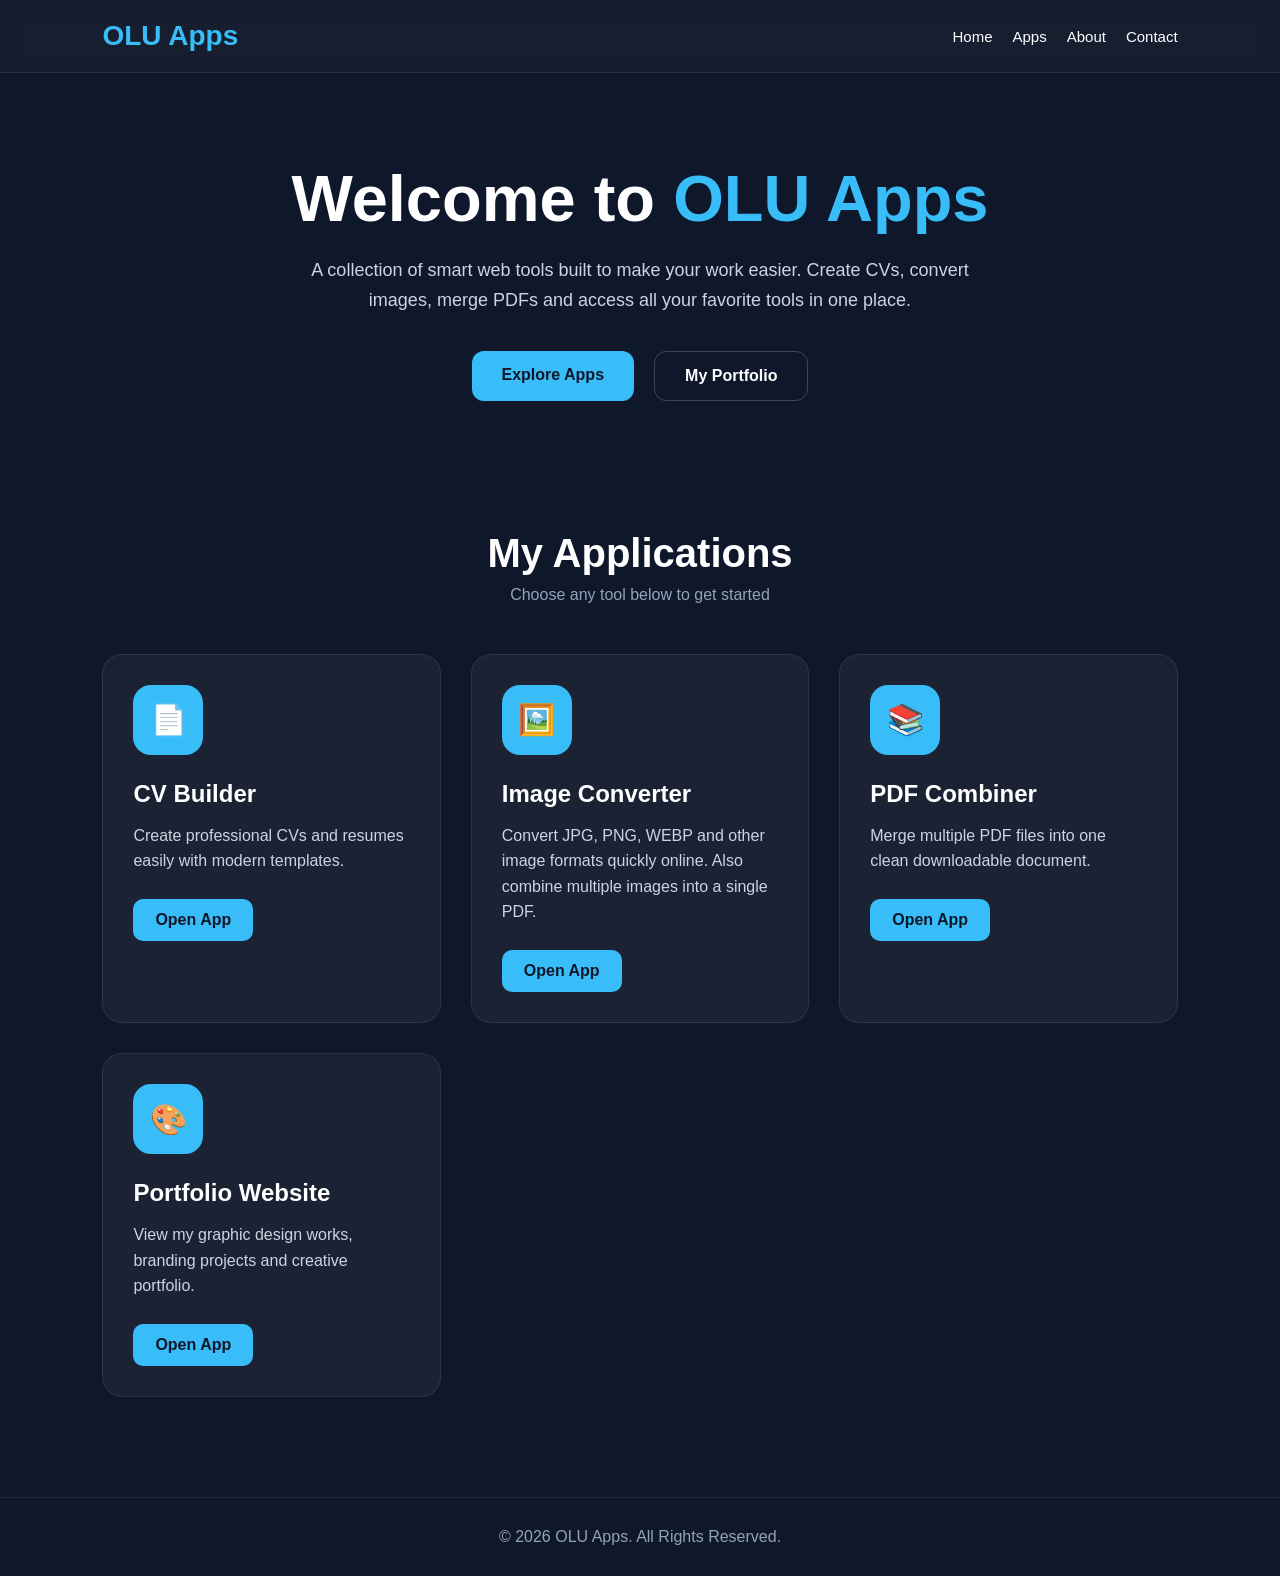
<file: index.html>
<!DOCTYPE html>
<html lang="en">
<head>
  <meta charset="UTF-8" />
  <meta name="viewport" content="width=device-width, initial-scale=1.0"/>
  <title>OLU Apps</title>

  <link rel="preconnect" href="https://fonts.googleapis.com">
  <link rel="preconnect" href="https://fonts.gstatic.com" crossorigin>

  <style>
    *{
      margin:0;
      padding:0;
      box-sizing:border-box;
    }

    body{
      font-family: Arial, Helvetica, sans-serif;
      background:#0f172a;
      color:white;
      min-height:100vh;
    }

    a{
      text-decoration:none;
    }

    /* ================= NAVBAR ================= */

    .navbar{
      width:100%;
      padding:20px 8%;
      display:flex;
      justify-content:space-between;
      align-items:center;
      background:rgba(255,255,255,0.03);
      backdrop-filter:blur(10px);
      position:sticky;
      top:0;
      z-index:1000;
      border-bottom:1px solid rgba(255,255,255,0.08);
    }

    .logo{
      font-size:28px;
      font-weight:bold;
      color:#38bdf8;
    }

    .nav-links{
      display:flex;
      gap:20px;
    }

    .nav-links a{
      color:white;
      transition:0.3s;
      font-size:15px;
    }

    .nav-links a:hover{
      color:#38bdf8;
    }

    /* ================= HERO ================= */

    .hero{
      padding:90px 8%;
      text-align:center;
    }

    .hero h1{
      font-size:65px;
      margin-bottom:20px;
      line-height:1.1;
    }

    .hero span{
      color:#38bdf8;
    }

    .hero p{
      max-width:700px;
      margin:auto;
      color:#cbd5e1;
      font-size:18px;
      line-height:1.7;
    }

    .hero-btns{
      margin-top:35px;
      display:flex;
      justify-content:center;
      gap:20px;
      flex-wrap:wrap;
    }

    .btn{
      padding:15px 30px;
      border-radius:12px;
      font-weight:bold;
      transition:0.3s;
    }

    .btn-primary{
      background:#38bdf8;
      color:#0f172a;
    }

    .btn-primary:hover{
      transform:translateY(-3px);
    }

    .btn-secondary{
      border:1px solid rgba(255,255,255,0.2);
      color:white;
    }

    .btn-secondary:hover{
      background:rgba(255,255,255,0.08);
    }

    /* ================= APPS SECTION ================= */

    .apps{
      padding:40px 8% 100px;
    }

    .section-title{
      text-align:center;
      margin-bottom:50px;
    }

    .section-title h2{
      font-size:40px;
      margin-bottom:10px;
    }

    .section-title p{
      color:#94a3b8;
    }

    .apps-grid{
      display:grid;
      grid-template-columns:repeat(auto-fit,minmax(260px,1fr));
      gap:30px;
    }

    .app-card{
      background:rgba(255,255,255,0.05);
      border:1px solid rgba(255,255,255,0.08);
      border-radius:20px;
      padding:30px;
      transition:0.3s;
      backdrop-filter:blur(10px);
    }

    .app-card:hover{
      transform:translateY(-8px);
      border-color:#38bdf8;
    }

    .app-icon{
      width:70px;
      height:70px;
      border-radius:18px;
      background:#38bdf8;
      display:flex;
      align-items:center;
      justify-content:center;
      font-size:30px;
      margin-bottom:25px;
    }

    .app-card h3{
      font-size:24px;
      margin-bottom:15px;
    }

    .app-card p{
      color:#cbd5e1;
      line-height:1.6;
      margin-bottom:25px;
    }

    .open-btn{
      display:inline-block;
      padding:12px 22px;
      border-radius:10px;
      background:#38bdf8;
      color:#0f172a;
      font-weight:bold;
      transition:0.3s;
    }

    .open-btn:hover{
      opacity:0.85;
    }

    /* ================= FOOTER ================= */

    footer{
      padding:30px 8%;
      text-align:center;
      border-top:1px solid rgba(255,255,255,0.08);
      color:#94a3b8;
    }

    /* ================= RESPONSIVE ================= */

    @media(max-width:768px){

      .hero h1{
        font-size:45px;
      }

      .nav-links{
        display:none;
      }

      .hero p{
        font-size:16px;
      }
    }

    /* ================= MOBILE RESPONSIVE ================= */

@media screen and (max-width: 768px){

  /* NAVBAR */

  .navbar{
    padding:18px 5%;
    flex-direction:column;
    gap:15px;
    text-align:center;
  }

  .logo{
    font-size:24px;
  }

  .nav-links{
    display:flex;
    flex-wrap:wrap;
    justify-content:center;
    gap:15px;
  }

  .nav-links a{
    font-size:14px;
  }

  /* HERO */

  .hero{
    padding:70px 5%;
  }

  .hero h1{
    font-size:40px;
    line-height:1.2;
  }

  .hero p{
    font-size:16px;
    line-height:1.7;
  }

  .hero-btns{
    flex-direction:column;
    align-items:center;
  }

  .btn{
    width:100%;
    max-width:280px;
    text-align:center;
  }

  /* SECTION */

  .apps{
    padding:30px 5% 80px;
  }

  .section-title h2{
    font-size:30px;
  }

  .section-title p{
    font-size:15px;
  }

  /* APP GRID */

  .apps-grid{
    grid-template-columns:1fr;
    gap:20px;
  }

  .app-card{
    padding:25px;
  }

  .app-icon{
    width:60px;
    height:60px;
    font-size:26px;
  }

  .app-card h3{
    font-size:22px;
  }

  .app-card p{
    font-size:15px;
  }

  .open-btn{
    width:100%;
    text-align:center;
  }

  /* FOOTER */

  footer{
    padding:25px 5%;
    font-size:14px;
  }

}


/* ================= EXTRA SMALL DEVICES ================= */

@media screen and (max-width: 480px){

  .hero h1{
    font-size:32px;
  }

  .hero p{
    font-size:15px;
  }

  .section-title h2{
    font-size:26px;
  }

  .app-card{
    border-radius:16px;
  }

}

  </style>
</head>
<body>

  <!-- ================= NAVBAR ================= -->

  <nav class="navbar">
    <div class="logo">OLU Apps</div>

    <div class="nav-links">
      <a href="#">Home</a>
      <a href="#apps">Apps</a>
      <a href="#">About</a>
      <a href="#">Contact</a>
    </div>
  </nav>

  <!-- ================= HERO ================= -->

  <section class="hero">

    <h1>Welcome to <span>OLU Apps</span></h1>

    <p>
      A collection of smart web tools built to make your work easier.
      Create CVs, convert images, merge PDFs and access all your favorite tools in one place.
    </p>

    <div class="hero-btns">
      <a href="#apps" class="btn btn-primary">Explore Apps</a>
      <a href="Portfolio/index.html" class="btn btn-secondary">My Portfolio</a>
    </div>

  </section>

  <!-- ================= APPS SECTION ================= -->

  <section class="apps" id="apps">

    <div class="section-title">
      <h2>My Applications</h2>
      <p>Choose any tool below to get started</p>
    </div>

    <div class="apps-grid">

      <!-- APP 1 -->

      <div class="app-card">

        <div class="app-icon">📄</div>

        <h3>CV Builder</h3>

        <p>
          Create professional CVs and resumes easily with modern templates.
        </p>

        <a href="cv-builder/index.html" class="open-btn">
          Open App
        </a>

      </div>

      <!-- APP 2 -->

      <div class="app-card">

        <div class="app-icon">🖼️</div>

        <h3>Image Converter</h3>

        <p>
          Convert JPG, PNG, WEBP and other image formats quickly online.
          Also combine multiple images into a single PDF.
        </p>

        <a href="image-converter/index.html" class="open-btn">
          Open App
        </a>

      </div>

      <!-- APP 3 -->

      <div class="app-card">

        <div class="app-icon">📚</div>

        <h3>PDF Combiner</h3>

        <p>
          Merge multiple PDF files into one clean downloadable document.
        </p>

        <a href="pdf-combiner/index.html" class="open-btn">
          Open App
        </a>

      </div>

      <!-- APP 4 -->

      <div class="app-card">

        <div class="app-icon">🎨</div>

        <h3>Portfolio Website</h3>

        <p>
          View my graphic design works, branding projects and creative portfolio.
        </p>

        <a href="Portfolio/index.html" class="open-btn">
          Open App
        </a>

      </div>

    </div>

  </section>

  <!-- ================= FOOTER ================= -->

  <footer>
    © 2026 OLU Apps. All Rights Reserved.
  </footer>

</body>
</html>
</file>
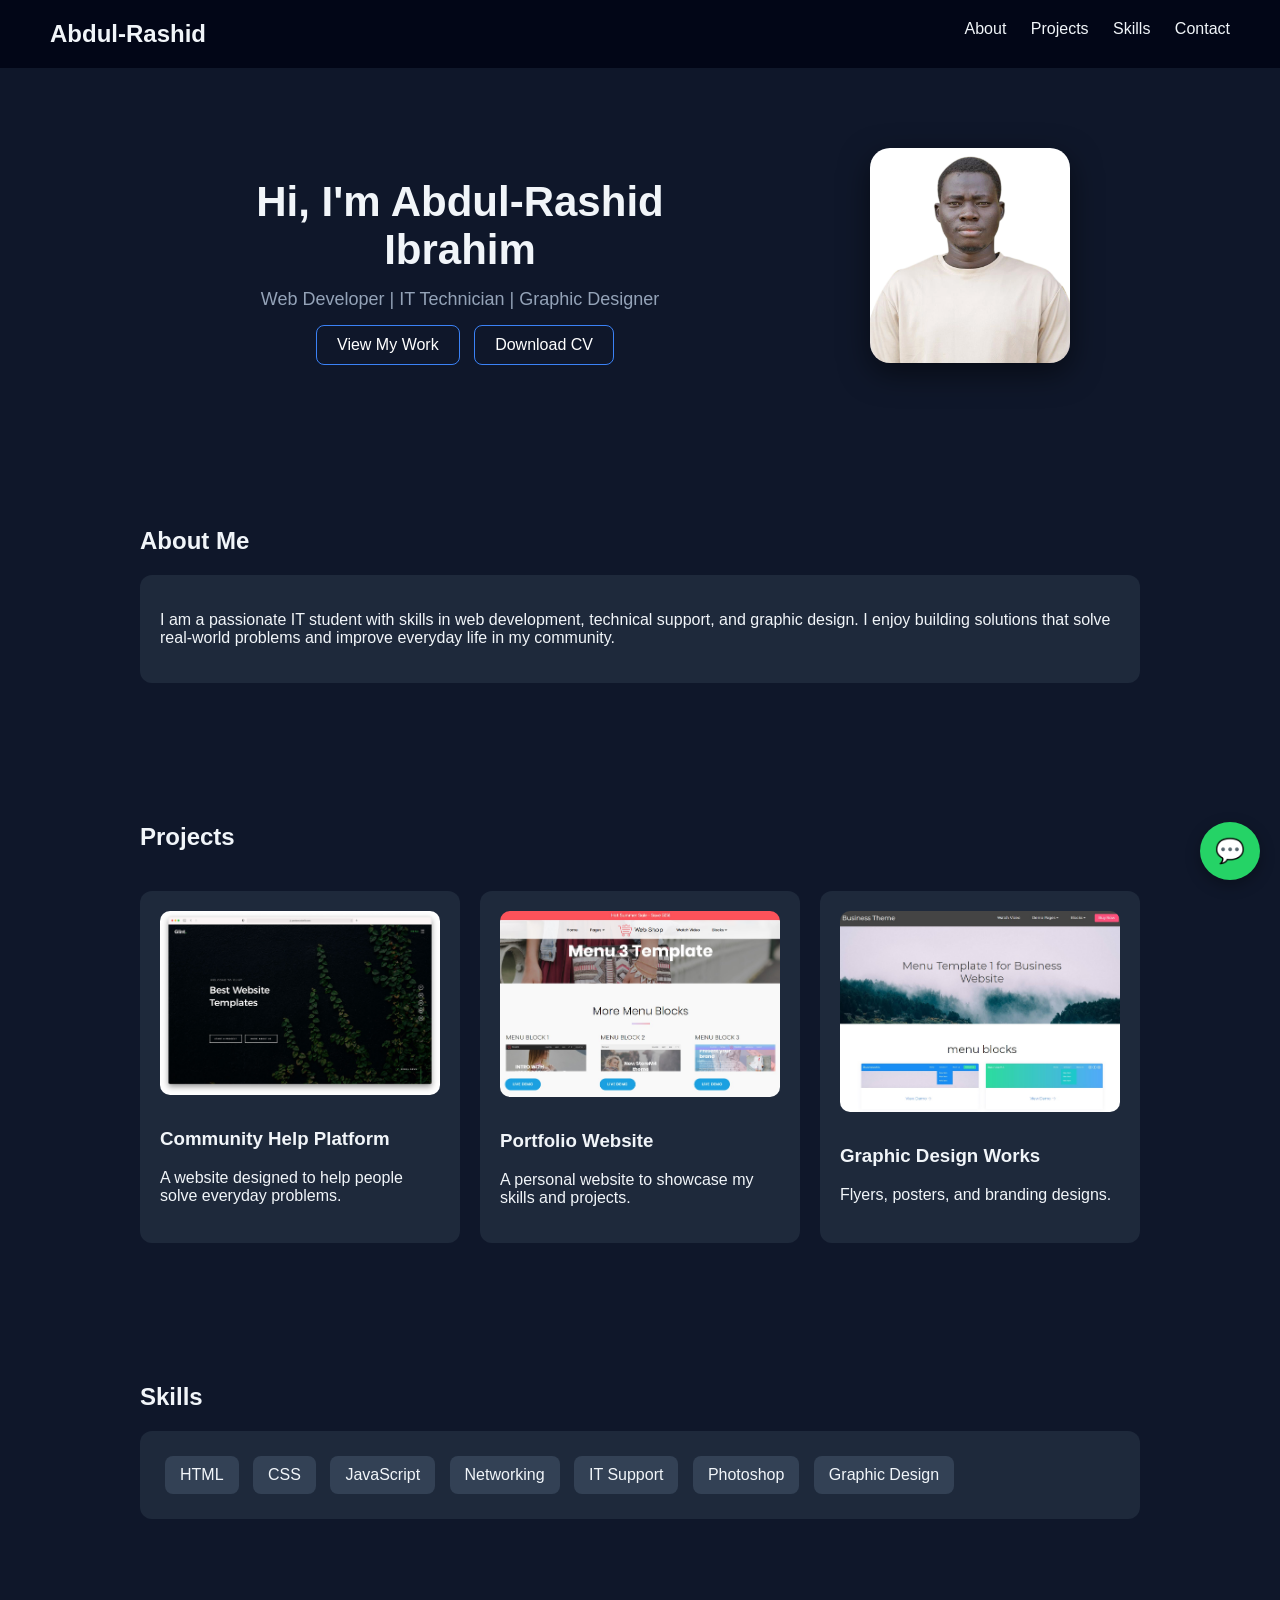
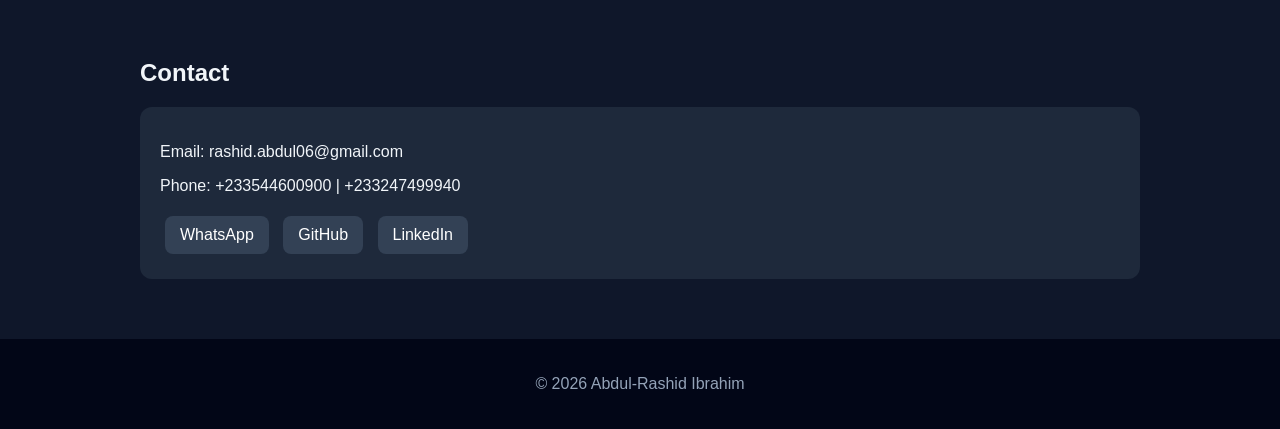
<file: Portfolio/index.html>
<!DOCTYPE html>
<html lang="en">
<head>
<meta charset="UTF-8">
<meta name="viewport" content="width=device-width, initial-scale=1.0">
<title>Abdul-Rashid Ibrahim | Portfolio</title>

<style>
body {
  margin: 0;
  font-family: 'Segoe UI', sans-serif;
  background: #0f172a;
  color: #f1f5f9;
}

/* NAVBAR */
nav {
  display: flex;
  justify-content: space-between;
  padding: 20px 50px;
  background: #020617;
  position: sticky;
  top: 0;
}

nav h2 {
  margin: 0;
}

nav a:hover{
    background-color: #3b82f6;
    border-radius: 10px;
    padding: 10px 10px;
    color: #020617;
}

nav a {
  position: relative;
  transition: 0.3s;
  color: #f1f5f9;
  margin-left: 20px;
  text-decoration: none;
}

nav a::after {
  content: "";
  position: absolute;
  width: 0%;
  height: 2px;
  background: #3b82f6;
  left: 0;
  bottom: -5px;
  transition: 0.3s;
}

nav a:hover::after {
  width: 100%;
}
/* HERO */
header {
  text-align: center;
  padding: 80px 20px;
}

header h1 {
  font-size: 42px;
  margin-bottom: 10px;
}

header p {
  color: #94a3b8;
  font-size: 18px;
}

/* SECTIONS */
section {
  max-width: 1000px;
  margin: auto;
  padding: 60px 20px;
}

h2 {
  margin-bottom: 20px;
}

/* CARDS */
.card {
  background: #1e293b;
  padding: 20px;
  border-radius: 12px;
  margin-top: 20px;
}

/* PROJECT GRID */
.projects {
  display: grid;
  grid-template-columns: repeat(auto-fit, minmax(250px, 1fr));
  gap: 20px;
}

/* SKILLS */
.skills span {
  display: inline-block;
  background: #334155;
  padding: 10px 15px;
  margin: 5px;
  border-radius: 8px;
}

.hero {
  display: flex;
  align-items: center;
  justify-content: space-evenly;
  padding: 80px 50px;
  flex-wrap: wrap;
}

.hero-text {
  max-width: 500px;
}

.hero-text h1 {
  font-size: 42px;
}

.hero-text p {
  color: #94a3b8;
  margin: 15px 0;
}

/* BUTTON HOVER */
.btn {
  display: inline-block;
  padding: 10px 20px;
  background: #3b82f6;
  color: white;
  border-radius: 8px;
  text-decoration: none;
  transition: 0.3s;
  background: transparent;
  border: 1px solid #3b82f6;
  margin-left: 10px;
  transition: all 0.3s ease;
}

.btn:hover {
  background: #2563eb;
  transform: translateY(-3px);
  transform: scale(1.05);
}

.cv-btn {
  background: transparent;
  border: 1px solid #3b82f6;
  margin-left: 10px;
}

.cv-btn:hover {
  background: #3b82f6;
} 

.hero-image img {
  width: 250px;
  border-radius: 20px;
  box-shadow: 0 10px 30px rgba(0,0,0,0.5);
}

.skills span {
  transition: 0.3s;
}

.skills span:hover {
  background: #3b82f6;
  transform: scale(1.05);
}

/* CARD SECTION STYLE */
.card:hover {
  transform: translateY(-8px);
  box-shadow: 0 15px 30px rgba(0,0,0,0.4);
}

.card img {
  width: 100%;
  border-radius: 10px;
  margin-bottom: 10px;
}

.card {
  transition: transform 0.3s ease;
   transition: 0.3s;
}

/* IMAGE HOVER */
.hero-image img {
  transition: 0.4s;
  transition: transform 0.4s ease;
}

.hero-image img:hover {
  transform: scale(1.05);
}

/* MOBILE RESPONSIVENESS */
@media (max-width: 768px) {

  /* NAVBAR */
  nav {
    flex-direction: column;
    align-items: center;
    padding: 15px;
  }

  nav div {
    margin-top: 10px;
  }

  nav a {
    display: inline-block;
    margin: 5px 10px;
  }

  /* HERO */
  .hero {
    flex-direction: column;
    text-align: center;
    padding: 50px 20px;
  }

  .hero-text h1 {
    font-size: 28px;
  }

  .hero-image img {
    width: 180px;
    margin-top: 20px;
  }

  /* BUTTONS */
  .btn {
    display: block;
    margin: 10px auto;
    width: 80%;
    text-align: center;
  }

  /* SECTIONS */
  section {
    padding: 40px 15px;
  }

  /* PROJECT GRID */
  .projects {
    grid-template-columns: 1fr;
  }

}

.socials {
  margin-top: 15px;
}

.socials a {
  display: inline-block;
  margin: 5px;
  padding: 10px 15px;
  background: #334155;
  color: white;
  border-radius: 8px;
  text-decoration: none;
  transition: 0.3s;
}

.socials a:hover {
  background: #3b82f6;
}

.whatsapp-float {
  position: fixed;
  bottom: 20px;
  right: 20px;
  background: #25D366;
  color: white;
  font-size: 24px;
  padding: 15px;
  border-radius: 50%;
  text-decoration: none;
  box-shadow: 0 5px 15px rgba(0,0,0,0.3);
}

.whatsapp-float:hover {
  transform: scale(1.1);
}

/* FOOTER */
footer {
  text-align: center;
  padding: 20px;
  background: #020617;
  color: #94a3b8;
}
</style>
</head>

<body>

<!-- NAVBAR -->
<nav>
  <h2>Abdul-Rashid</h2>
  <div>
    <a href="#about">About</a>
    <a href="#projects">Projects</a>
    <a href="#skills">Skills</a>
    <a href="#contact">Contact</a>
  </div>
</nav>

<!-- HERO -->
<header class="hero">

  <div class="hero-text">
    <h1>Hi, I'm Abdul-Rashid Ibrahim</h1>
    <p>Web Developer | IT Technician | Graphic Designer</p>
    <a href="#projects" class="btn">View My Work</a>
    <a href="cv.pdf" download class="btn cv-btn">Download CV</a>
  </div>

  <div class="hero-image">
    <img src="images/pic.jpg" alt="My Photo" style="width: 200px; border-radius: 20px;">
  </div>

</header>

<!-- ABOUT -->
<section id="about" class="fade-in">
  <h2>About Me</h2>
  <div class="card">
    <p>
      I am a passionate IT student with skills in web development, technical support, and graphic design.
      I enjoy building solutions that solve real-world problems and improve everyday life in my community.
    </p>
  </div>
</section>

<!-- PROJECTS -->
<section id="projects" class="fade-in">
  <h2>Projects</h2>
  <div class="projects">

    <div class="card">
      <img src="images/project1.jpg" alt="Project 1">
      <h3>Community Help Platform</h3>
      <p>A website designed to help people solve everyday problems.</p>
    </div>

    <div class="card">
      <img src="images/project2.jpg" alt="Project 2">
      <h3>Portfolio Website</h3>
      <p>A personal website to showcase my skills and projects.</p>
    </div>

    <div class="card">
      <img src="images/project3.jpg" alt="Project 3">
      <h3>Graphic Design Works</h3>
      <p>Flyers, posters, and branding designs.</p>
    </div>

</div>
</section>

<!-- SKILLS -->
<section id="skills" class="fade-in">
  <h2>Skills</h2>
  <div class="card skills">
    <span>HTML</span>
    <span>CSS</span>
    <span>JavaScript</span>
    <span>Networking</span>
    <span>IT Support</span>
    <span>Photoshop</span>
    <span>Graphic Design</span>
  </div>
</section>

<!-- CONTACT -->
<section id="contact" class="fade-in">
  <h2>Contact</h2>
  <div class="card">
      <p>Email: rashid.abdul06@gmail.com</p>
      <p>Phone: +233544600900 | +233247499940</p>

      <div class="socials">
        <a href="https://wa.me/233544600900" target="_blank">WhatsApp</a>
        <a href="https://github.com/Oluwart" target="_blank">GitHub</a>
        <a href="https://linkedin.com/in/abdul-rashid-ibrahim-698276132" target="_blank">LinkedIn</a>
      </div>

  </div>
</section>

<footer>
  <p>© 2026 Abdul-Rashid Ibrahim</p>
</footer>

<!-- <script>
  const elements = document.querySelectorAll('.fade-in');

  function showOnScroll() {
    elements.forEach(el => {
      const top = el.getBoundingClientRect().top;
      const windowHeight = window.innerHeight;

      if (top < windowHeight - 100) {
        el.classList.add('show');
      }
    });
  }

  window.addEventListener('scroll', showOnScroll);
</script> -->

<a href="https://wa.me/233544600900" class="whatsapp-float" target="_blank">
  💬
</a>
</body>
</html>
</file>
